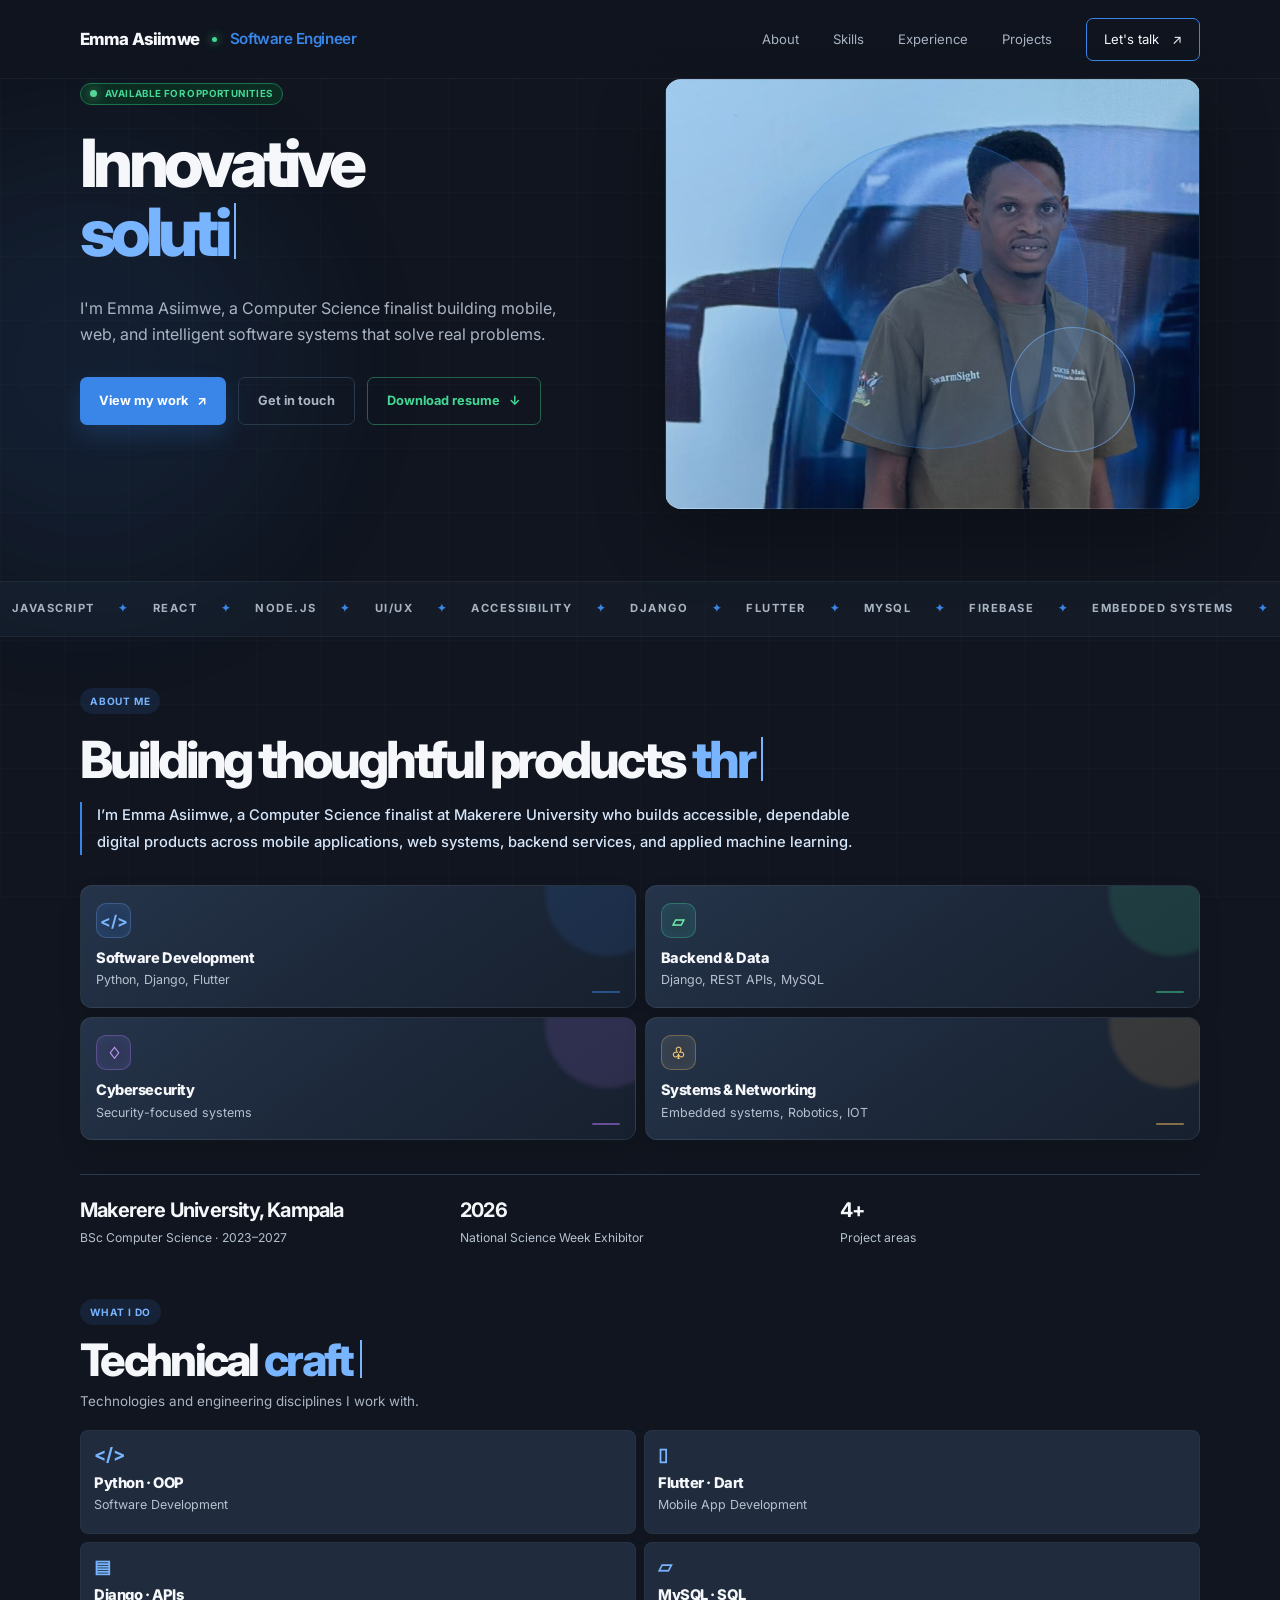
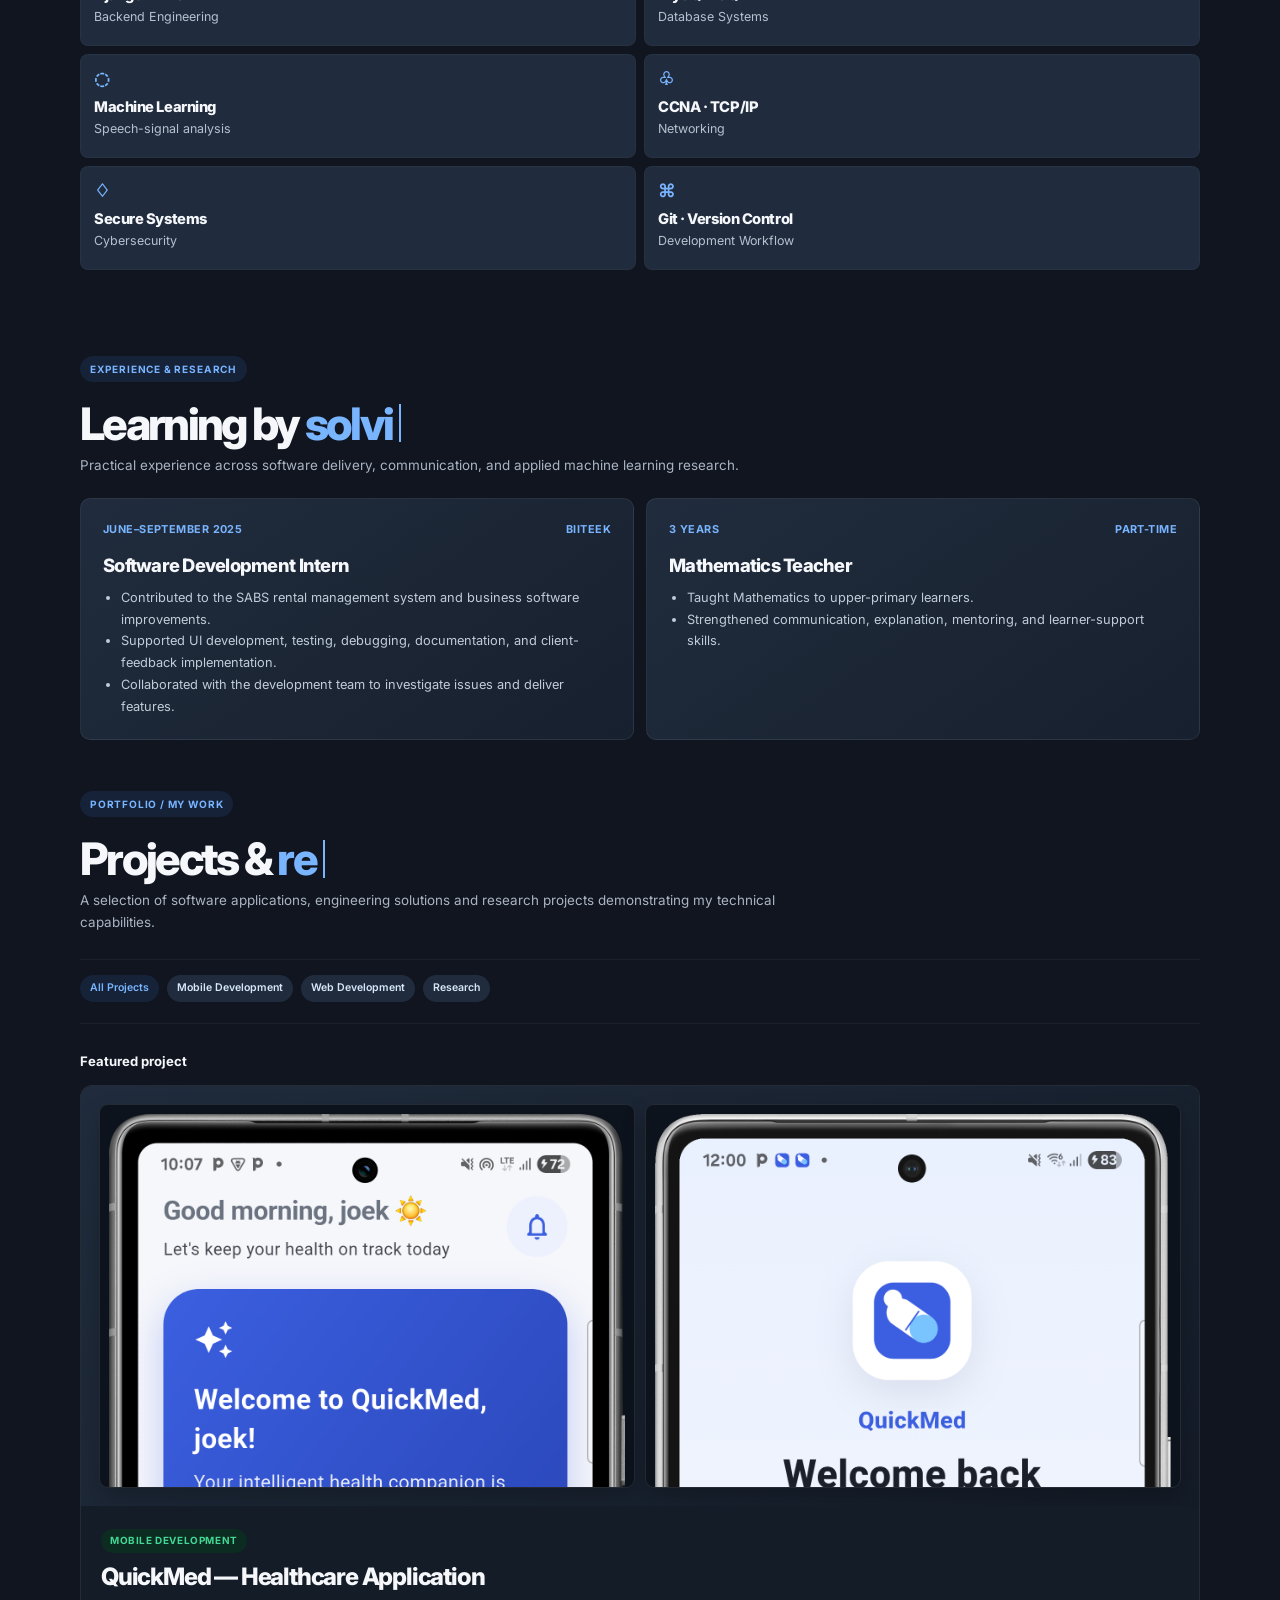
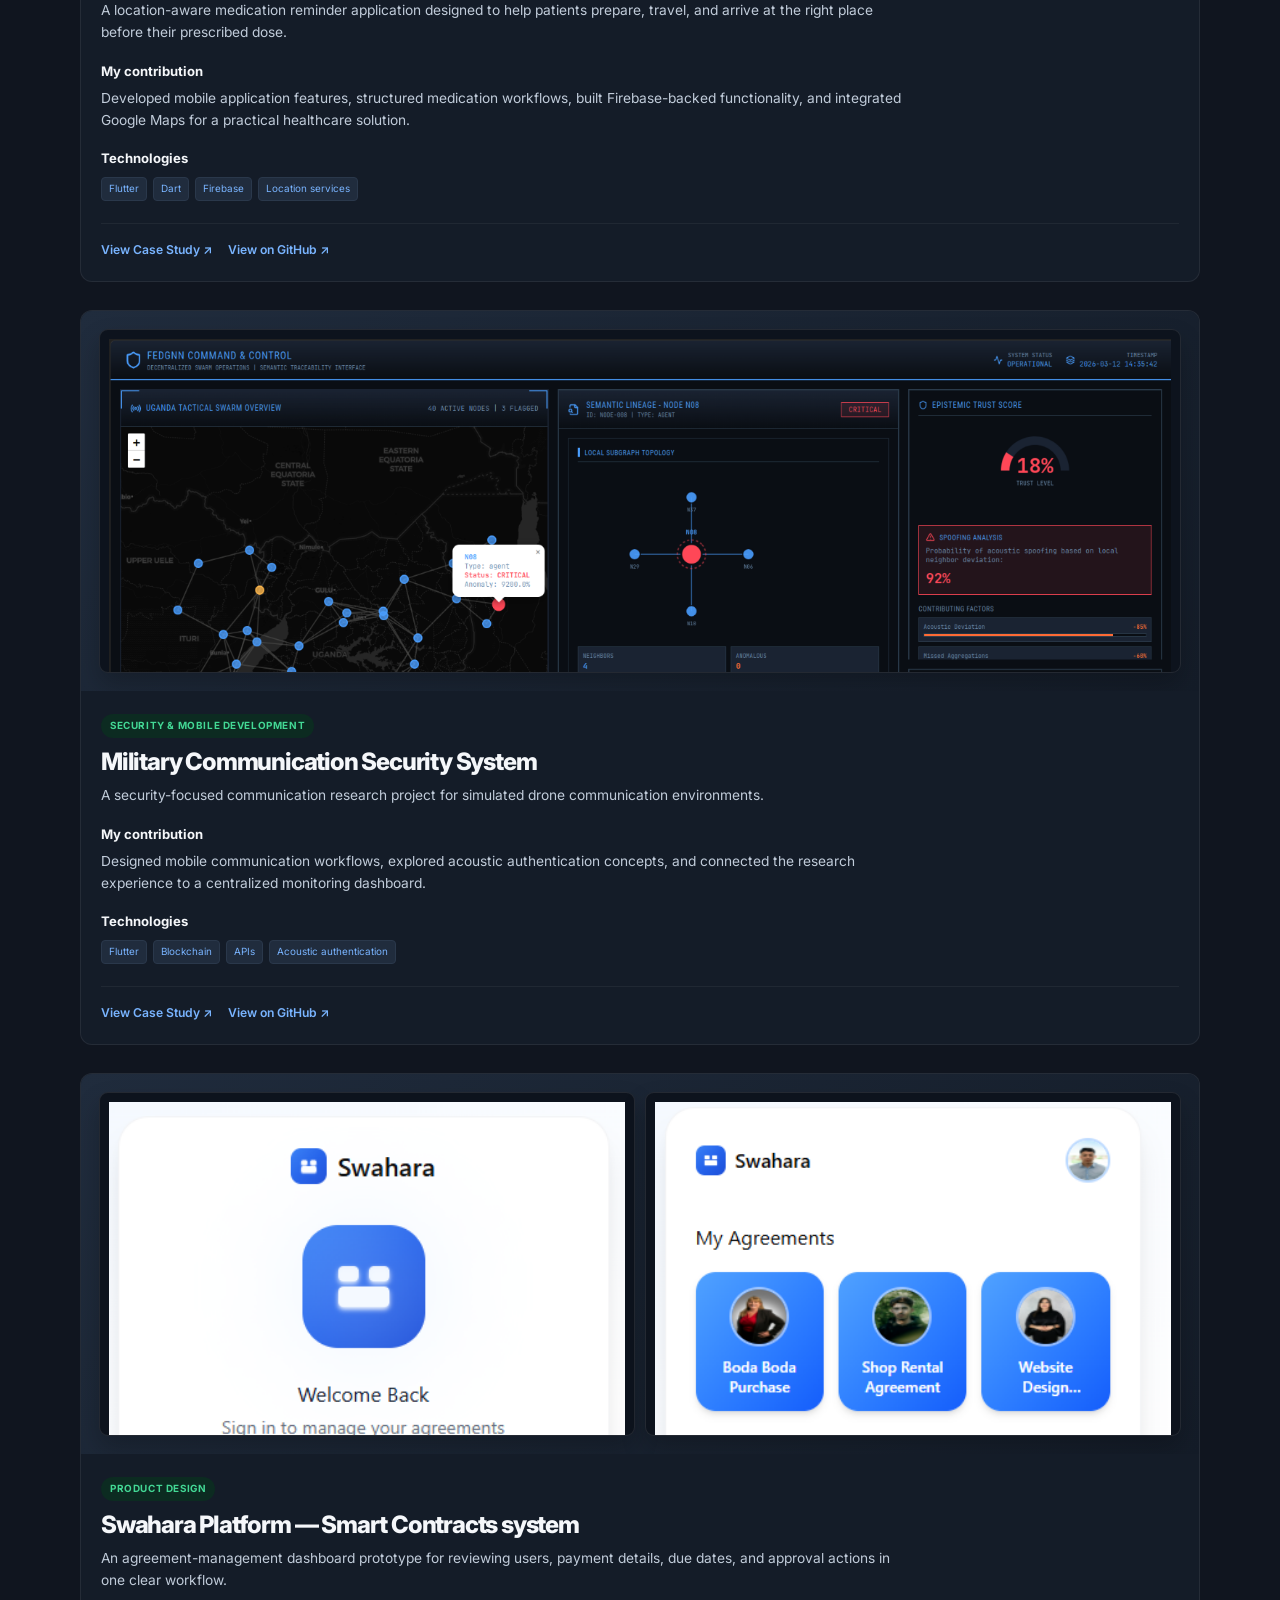
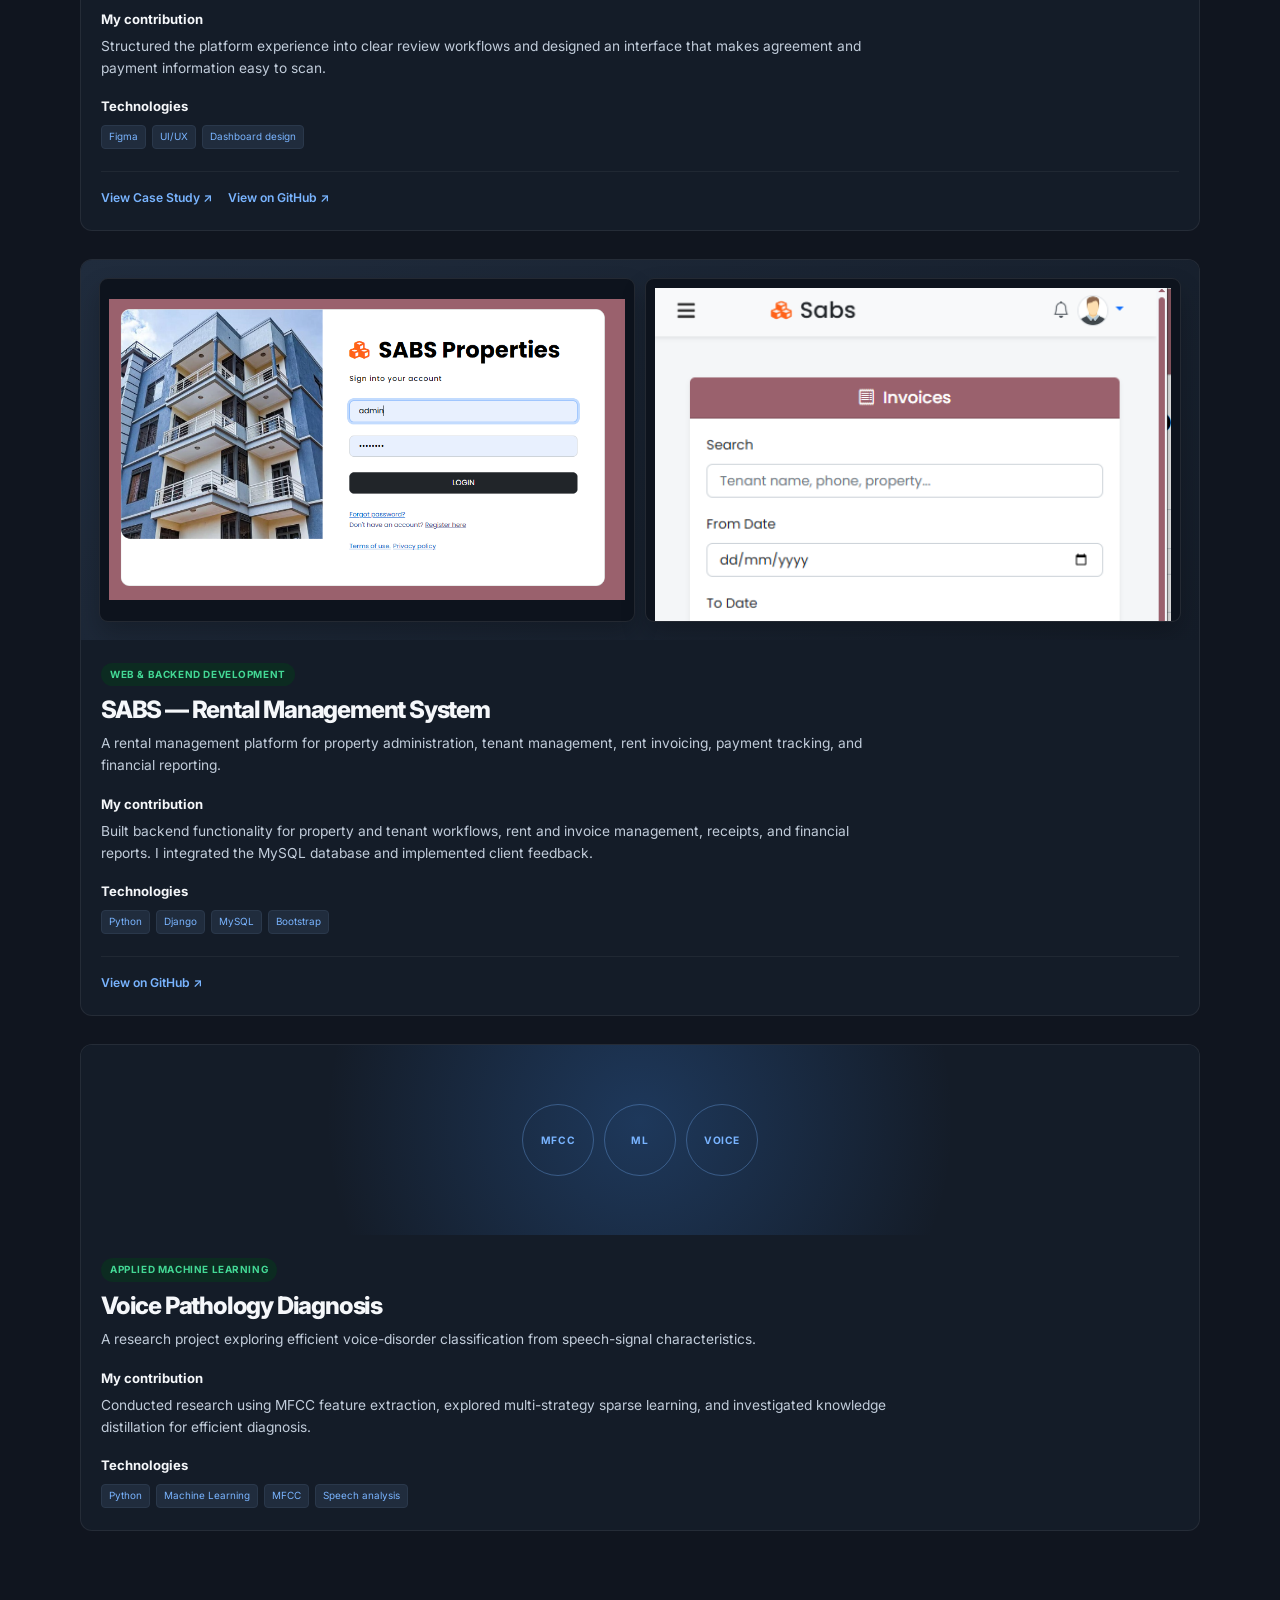
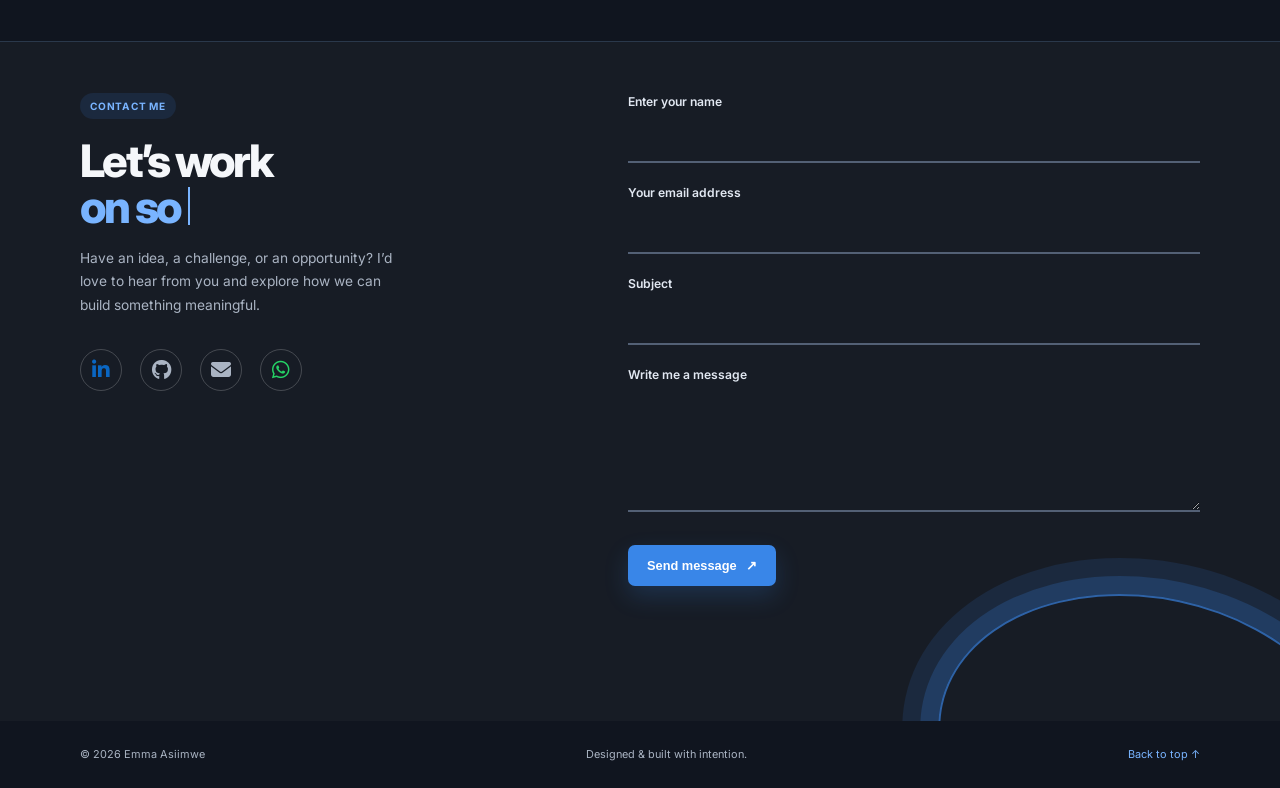
<file: index.html>
<!DOCTYPE html>
<html lang="en">
<head>
  <meta charset="UTF-8">
  <meta name="viewport" content="width=device-width, initial-scale=1.0">
  <meta name="description" content="Emma Asiimwe is a Computer Science finalist building mobile, web, backend, and intelligent software systems.">
  <meta property="og:title" content="Emma Asiimwe | Software Engineer">
  <meta property="og:description" content="Computer Science finalist building mobile, web, backend, and intelligent software systems.">
  <meta property="og:type" content="website">
  <meta property="og:image" content="assets/images/profile.png">
  <meta name="theme-color" content="#10151f">
  <link rel="icon" type="image/png" href="assets/images/swarmsight-logo-dark.png">
  <meta name="twitter:card" content="summary_large_image">
  <meta name="twitter:title" content="Emma Asiimwe | Software Engineer">
  <meta name="twitter:description" content="Computer Science finalist building mobile, web, backend, and intelligent software systems.">
  <meta name="twitter:image" content="assets/images/profile.png">
  <title>Emma Asiimwe | Software Engineer</title>
  <link rel="preconnect" href="https://fonts.googleapis.com">
  <link rel="preconnect" href="https://fonts.gstatic.com" crossorigin>
  <link href="https://fonts.googleapis.com/css2?family=Inter:wght@400;500;600;700;800&display=swap" rel="stylesheet">
  <link rel="stylesheet" href="https://cdnjs.cloudflare.com/ajax/libs/font-awesome/6.7.2/css/all.min.css">
  <link rel="stylesheet" href="assets/css/style.css">
</head>
<body>
  <header class="site-header">
    <nav class="nav container" aria-label="Main navigation">
      <a class="brand" href="#top" aria-label="Emma Asiimwe, Software Engineer home"><span class="brand-name">Emma Asiimwe</span><span class="brand-dot" aria-hidden="true"></span><span class="brand-role">Software Engineer</span></a>
      <button class="menu-toggle" type="button" aria-expanded="false" aria-controls="primary-menu">
        <span></span><span></span><span></span>
        <span class="sr-only">Toggle navigation</span>
      </button>
      <div class="nav-links" id="primary-menu">
        <a href="#about">About</a>
        <a href="#skills">Skills</a>
        <a href="#experience">Experience</a>
        <a href="#projects">Projects</a>
        <a href="#contact" class="nav-cta">Let's talk <span aria-hidden="true">↗</span></a>
      </div>
    </nav>
  </header>

  <main id="top">
    <section class="hero container">
      <div class="hero-copy">
        <p class="eyebrow"><span class="status-dot"></span> Available for opportunities</p>
        <h1>Innovative<br><em class="typing-text" data-phrases='["solutions that matter.","products people trust.","ideas into impact."]'>solutions that matter.</em></h1>
        <p class="hero-text">I'm Emma Asiimwe, a Computer Science finalist building mobile, web, and intelligent software systems that solve real problems.</p>
        <div class="hero-actions">
          <a class="button button-primary" href="#projects">View my work <span aria-hidden="true">↗</span></a>
          <a class="button button-ghost" href="#contact">Get in touch</a>
          <a class="button button-resume" href="assets/documents/Emma-Asiimwe-Resume.pdf" download>Download resume <span aria-hidden="true">↓</span></a>
        </div>
      </div>
      <div class="hero-art" aria-hidden="true">
        <div class="orb orb-one"></div>
        <div class="orb orb-two"></div>
      </div>
    </section>

    <section class="marquee" aria-label="Technologies">
      <div class="marquee-track">
        <span>JavaScript</span><b>✦</b><span>React</span><b>✦</b><span>Node.js</span><b>✦</b><span>UI/UX</span><b>✦</b><span>Accessibility</span><b>✦</b>
        <span>Django</span><b>✦</b><span>Flutter</span><b>✦</b><span>MySQL</span><b>✦</b><span>Firebase</span><b>✦</b><span>Embedded Systems</span><b>✦</b>
      </div>
    </section>

    <section class="section container about-section" id="about">
      <div class="about-panel">
        <p class="about-kicker">About me</p>
        <h2>Building thoughtful products <em class="typing-text" data-phrases='["through technology.","with purpose.","for real people."]'>through technology.</em></h2>
        <p class="about-lead">I’m Emma Asiimwe, a Computer Science finalist at Makerere University who builds accessible, dependable digital products across mobile applications, web systems, backend services, and applied machine learning.</p>
        <div class="about-skills">
          <article class="about-skill"><span class="about-icon" aria-hidden="true">&lt;/&gt;</span><h3>Software Development</h3><p>Python, Django, Flutter</p></article>
          <article class="about-skill"><span class="about-icon" aria-hidden="true">▱</span><h3>Backend &amp; Data</h3><p>Django, REST APIs, MySQL</p></article>
          <article class="about-skill"><span class="about-icon" aria-hidden="true">♢</span><h3>Cybersecurity</h3><p>Security-focused systems</p></article>
          <article class="about-skill"><span class="about-icon" aria-hidden="true">♧</span><h3>Systems &amp; Networking</h3><p>Embedded systems, Robotics, IOT</p></article>
        </div>
        <div class="about-stats">
          <div><strong>Makerere University, Kampala</strong><span>BSc Computer Science · 2023–2027</span></div>
          <div><strong>2026</strong><span>National Science Week Exhibitor</span></div>
          <div><strong class="project-count" data-count="5" data-suffix="+">5+</strong><span>Project areas</span></div>
        </div>
      </div>
    </section>

    <section class="section container expertise-section" id="skills">
      <div class="expertise-heading">
        <p class="about-kicker">What I do</p>
        <h2>Technical <em class="typing-text" data-phrases='["Expertise","craftsmanship","problem-solving"]'>Expertise</em></h2>
        <p>Technologies and engineering disciplines I work with.</p>
      </div>
      <div class="expertise-grid">
        <article class="expertise-card"><span class="expertise-icon" aria-hidden="true">&lt;/&gt;</span><h3>Python · OOP</h3><p>Software Development</p></article>
        <article class="expertise-card"><span class="expertise-icon" aria-hidden="true">▯</span><h3>Flutter · Dart</h3><p>Mobile App Development</p></article>
        <article class="expertise-card"><span class="expertise-icon" aria-hidden="true">▤</span><h3>Django · APIs</h3><p>Backend Engineering</p></article>
        <article class="expertise-card"><span class="expertise-icon" aria-hidden="true">▱</span><h3>MySQL · SQL</h3><p>Database Systems</p></article>
        <article class="expertise-card"><span class="expertise-icon" aria-hidden="true">◌</span><h3>Machine Learning</h3><p>Speech-signal analysis</p></article>
        <article class="expertise-card"><span class="expertise-icon" aria-hidden="true">♧</span><h3>CCNA · TCP/IP</h3><p>Networking</p></article>
        <article class="expertise-card"><span class="expertise-icon" aria-hidden="true">♢</span><h3>Secure Systems</h3><p>Cybersecurity</p></article>
        <article class="expertise-card"><span class="expertise-icon" aria-hidden="true">⌘</span><h3>Git · Version Control</h3><p>Development Workflow</p></article>
      </div>
    </section>

    <section class="section container experience-section" id="experience">
      <div class="experience-heading">
        <p class="about-kicker">Experience &amp; research</p>
        <h2>Learning by <em class="typing-text" data-phrases='["building.","solving.","exploring."]'>building.</em></h2>
        <p>Practical experience across software delivery, communication, and applied machine learning research.</p>
      </div>
      <div class="experience-grid">
        <article class="experience-card">
          <div class="experience-meta"><span>June–September 2025</span><span>Biiteek</span></div>
          <h3>Software Development Intern</h3>
          <ul>
            <li>Contributed to the SABS rental management system and business software improvements.</li>
            <li>Supported UI development, testing, debugging, documentation, and client-feedback implementation.</li>
            <li>Collaborated with the development team to investigate issues and deliver features.</li>
          </ul>
        </article>
        <article class="experience-card">
          <div class="experience-meta"><span>3 years</span><span>Part-time</span></div>
          <h3>Mathematics Teacher</h3>
          <ul>
            <li>Taught Mathematics to upper-primary learners.</li>
            <li>Strengthened communication, explanation, mentoring, and learner-support skills.</li>
          </ul>
        </article>
      </div>
    </section>

    <section class="section projects-section" id="projects">
      <div class="container">
        <div class="projects-intro">
          <p class="about-kicker">Portfolio / My work</p>
          <h2>Projects &amp; <em class="typing-text" data-phrases='["Case Studies","real-world work","selected builds"]'>Case Studies</em></h2>
          <p>A selection of software applications, engineering solutions and research projects demonstrating my technical capabilities.</p>
        </div>
        <div class="project-filters" aria-label="Project filters">
          <button class="active" type="button" data-filter="all" aria-pressed="true">All Projects</button><button type="button" data-filter="mobile" aria-pressed="false">Mobile Development</button><button type="button" data-filter="web" aria-pressed="false">Web Development</button><button type="button" data-filter="research" aria-pressed="false">Research</button>
        </div>
        <p class="featured-label">Featured project</p>
        <article class="featured-project" data-category="mobile">
          <a class="featured-images" href="https://joelkabanda.github.io/Quicmed-website/" target="_blank" rel="noopener"><span class="screenshot-frame"><img src="assets/images/projects/quickmed-dashboard.png" alt="QuickMed medication dashboard" loading="lazy" decoding="async"></span><span class="screenshot-frame"><img src="assets/images/projects/quickmed-login.png" alt="QuickMed login screen" loading="lazy" decoding="async"></span></a>
          <div class="featured-content">
            <span class="project-category">Mobile Development</span>
            <h3>QuickMed — Healthcare Application</h3>
            <p>A location-aware medication reminder application designed to help patients prepare, travel, and arrive at the right place before their prescribed dose.</p>
            <h4>My contribution</h4>
            <p>Developed mobile application features, structured medication workflows, built Firebase-backed functionality, and integrated Google Maps for a practical healthcare solution.</p>
            <h4>Technologies</h4>
            <div class="project-tech"><span>Flutter</span><span>Dart</span><span>Firebase</span><span>Location services</span></div>
            <div class="project-links"><a href="https://joelkabanda.github.io/Quicmed-website/" target="_blank" rel="noopener">View Case Study ↗</a><a href="https://github.com/joelkabanda/QuickMed" target="_blank" rel="noopener">View on GitHub ↗</a></div>
          </div>
        </article>
        <div class="secondary-projects">
          <article class="featured-project project-case-study" data-category="research mobile">
            <a class="featured-images single-image" href="https://militarydashboaord.vercel.app/" target="_blank" rel="noopener"><span class="screenshot-frame"><img src="assets/images/projects/military-dashboard.png" alt="Military Communication Security System dashboard" loading="lazy" decoding="async"></span></a>
            <div class="featured-content">
              <span class="project-category">Security &amp; Mobile Development</span>
              <h3>Military Communication Security System</h3>
              <p>A security-focused communication research project for simulated drone communication environments.</p>
              <h4>My contribution</h4>
              <p>Designed mobile communication workflows, explored acoustic authentication concepts, and connected the research experience to a centralized monitoring dashboard.</p>
              <h4>Technologies</h4>
              <div class="project-tech"><span>Flutter</span><span>Blockchain</span><span>APIs</span><span>Acoustic authentication</span></div>
              <div class="project-links"><a href="https://militarydashboaord.vercel.app/" target="_blank" rel="noopener">View Case Study ↗</a><a href="https://github.com/Ssalijoshua/Militarycommandcontroldashboard" target="_blank" rel="noopener">View on GitHub ↗</a></div>
            </div>
          </article>
          <article class="featured-project project-case-study" data-category="web">
            <a class="featured-images" href="https://relay-manual-46163299.figma.site" target="_blank" rel="noopener"><span class="screenshot-frame"><img src="assets/images/projects/swahara-login.png" alt="Swahara login screen" loading="lazy" decoding="async"></span><span class="screenshot-frame"><img src="assets/images/projects/swahara-dashboard.png" alt="Swahara agreements dashboard" loading="lazy" decoding="async"></span></a>
            <div class="featured-content">
              <span class="project-category">Product Design</span>
              <h3>Swahara Platform — Smart Contracts system</h3>
              <p>An agreement-management dashboard prototype for reviewing users, payment details, due dates, and approval actions in one clear workflow.</p>
              <h4>My contribution</h4>
              <p>Structured the platform experience into clear review workflows and designed an interface that makes agreement and payment information easy to scan.</p>
              <h4>Technologies</h4>
              <div class="project-tech"><span>Figma</span><span>UI/UX</span><span>Dashboard design</span></div>
              <div class="project-links"><a href="https://relay-manual-46163299.figma.site" target="_blank" rel="noopener">View Case Study ↗</a><a href="https://github.com/androbuz/Swahara-v2" target="_blank" rel="noopener">View on GitHub ↗</a></div>
            </div>
          </article>
          <article class="featured-project project-case-study" data-category="web">
            <div class="featured-images">
              <span class="screenshot-frame"><img src="assets/images/projects/sabs-login.png" alt="SABS Properties login screen" loading="lazy" decoding="async"></span>
              <span class="screenshot-frame"><img src="assets/images/projects/sabs-invoices.png" alt="SABS rental invoices dashboard" loading="lazy" decoding="async"></span>
            </div>
            <div class="featured-content">
              <span class="project-category">Web &amp; Backend Development</span>
              <h3>SABS — Rental Management System</h3>
              <p>A rental management platform for property administration, tenant management, rent invoicing, payment tracking, and financial reporting.</p>
              <h4>My contribution</h4>
              <p>Built backend functionality for property and tenant workflows, rent and invoice management, receipts, and financial reports. I integrated the MySQL database and implemented client feedback.</p>
              <h4>Technologies</h4>
              <div class="project-tech"><span>Python</span><span>Django</span><span>MySQL</span><span>Bootstrap</span></div>
              <div class="project-links"><a href="https://github.com/Biiteek-Glode-Ltd/sabs_rent_mgt_system" target="_blank" rel="noopener">View on GitHub ↗</a></div>
            </div>
          </article>
          <article class="featured-project project-case-study text-project" data-category="research">
            <div class="text-project-visual" aria-hidden="true"><span>MFCC</span><span>ML</span><span>VOICE</span></div>
            <div class="featured-content">
              <span class="project-category">Applied Machine Learning</span>
              <h3>Voice Pathology Diagnosis</h3>
              <p>A research project exploring efficient voice-disorder classification from speech-signal characteristics.</p>
              <h4>My contribution</h4>
              <p>Conducted research using MFCC feature extraction, explored multi-strategy sparse learning, and investigated knowledge distillation for efficient diagnosis.</p>
              <h4>Technologies</h4>
              <div class="project-tech"><span>Python</span><span>Machine Learning</span><span>MFCC</span><span>Speech analysis</span></div>
            </div>
          </article>
        </div>
      </div>
    </section>

    <section class="contact-section" id="contact">
      <div class="container contact-layout">
        <div class="contact-copy">
          <p class="about-kicker">Contact Me</p>
          <h2>Let’s work<br><em class="typing-text" data-phrases='["together.","on something bold.","to make it real."]'>together.</em></h2>
          <p class="contact-intro">Have an idea, a challenge, or an opportunity? I’d love to hear from you and explore how we can build something meaningful.</p>
          <div class="social-links">
            <a class="social-linkedin" href="https://www.linkedin.com/in/emma-emmy-asiimwe-501a09369/" target="_blank" rel="noopener" aria-label="LinkedIn"><i class="fa-brands fa-linkedin-in" aria-hidden="true"></i></a>
            <a href="https://github.com/Em-Asiimwe" target="_blank" rel="noopener" aria-label="GitHub"><i class="fa-brands fa-github" aria-hidden="true"></i></a>
            <a href="mailto:emmyimmanuelasiimwe@gmail.com" aria-label="Email"><i class="fa-solid fa-envelope" aria-hidden="true"></i></a>
            <a class="social-whatsapp" href="https://wa.me/256740372862" target="_blank" rel="noopener" aria-label="WhatsApp"><i class="fa-brands fa-whatsapp" aria-hidden="true"></i></a>
          </div>
        </div>
        <form class="contact-form" id="contact-form" action="https://api.web3forms.com/submit" method="POST">
          <input type="hidden" name="access_key" value="f946a4c8-6598-424f-9496-aa3e53173285">
          <input type="hidden" name="subject" value="New portfolio contact message">
          <input type="hidden" name="from_name" value="Emma Asiimwe Portfolio">
          <input type="checkbox" name="botcheck" class="hidden-field" tabindex="-1" autocomplete="off">
          <label><span>Enter your name</span><input type="text" name="name" autocomplete="name" required></label>
          <label><span>Your email address</span><input type="email" name="email" autocomplete="email" required></label>
          <label><span>Subject</span><input type="text" name="message_subject" required></label>
          <label><span>Write me a message</span><textarea name="message" rows="4" required></textarea></label>
          <button class="button button-primary" type="submit">Send message <span aria-hidden="true">↗</span></button>
          <p class="form-status" role="status" aria-live="polite"></p>
        </form>
      </div>
    </section>
  </main>

  <div class="form-toast" role="status" aria-live="polite" aria-hidden="true"></div>
  <footer class="footer container"><span>© <span id="year"></span> Emma Asiimwe</span><span>Designed & built with intention.</span><a href="#top">Back to top ↑</a></footer>
  <script src="assets/js/script.js"></script>
</body>
</html>
</file>
<file: assets/css/style.css>
:root {
  --background: #10151f;
  --surface: #192231;
  --surface-light: #202c3d;
  --accent: #3986e8;
  --accent-light: #79b4ff;
  --text: #f5f7fa;
  --muted: #aab4c3;
  --line: #2a384b;
  --display: "Inter", sans-serif;
}

.typing-text { position: relative; display: inline-block; }
.typing-text::after { display: inline-block; width: 2px; height: .85em; margin-left: 7px; background: currentColor; content: ""; vertical-align: -.05em; animation: typing-cursor .8s steps(1) infinite; }
@keyframes typing-cursor { 50% { opacity: 0; } }

* { box-sizing: border-box; }
html { scroll-behavior: smooth; }
body {
  margin: 0;
  color: var(--text);
  background: var(--background);
  font-family: var(--display);
  line-height: 1.6;
}
body::after { position: fixed; z-index: 0; top: var(--pointer-y, -200px); left: var(--pointer-x, -200px); width: 280px; height: 280px; border-radius: 50%; background: radial-gradient(circle, #3986e81f 0%, transparent 68%); content: ""; opacity: 0; pointer-events: none; transform: translate(-50%, -50%); transition: opacity .3s ease; }
body.has-pointer-glow::after { opacity: 1; }
body::before {
  position: fixed;
  z-index: -1;
  inset: 0;
  background-image: linear-gradient(#ffffff04 1px, transparent 1px), linear-gradient(90deg, #ffffff04 1px, transparent 1px);
  background-size: 64px 64px;
  content: "";
  pointer-events: none;
}
a { color: inherit; text-decoration: none; }
.container { width: min(1120px, calc(100% - 48px)); margin: 0 auto; }
.site-header { position: sticky; z-index: 10; top: 0; border-bottom: 1px solid #ffffff0d; background: #10151fcc; backdrop-filter: blur(18px); }
.nav { height: 78px; display: flex; align-items: center; justify-content: space-between; }
.brand { display: flex; align-items: center; gap: 13px; color: var(--text); font-size: 1.05rem; font-weight: 800; letter-spacing: -.05em; line-height: 1.1; white-space: nowrap; }
.brand-name { color: var(--text); }
.brand-dot { width: 5px; height: 5px; border-radius: 50%; background: #43d895; box-shadow: 0 0 10px #43d895; }
.brand-role { color: var(--accent); font-size: .95rem; font-weight: 600; letter-spacing: -.03em; }
em { color: var(--accent-light); font-style: normal; }
.nav-links { display: flex; align-items: center; gap: 34px; color: var(--muted); font-size: .82rem; }
.nav-links a { transition: color .2s ease; }
.nav-links a:hover { color: var(--text); }
.nav-cta { padding: 10px 17px; border: 1px solid var(--accent); border-radius: 7px; color: var(--text); }
.nav-cta span, .button span, .contact-email span { margin-left: 9px; }
.menu-toggle { display: none; border: 0; background: none; padding: 8px; }
.menu-toggle span:not(.sr-only) { display: block; width: 23px; height: 2px; margin: 5px 0; background: var(--text); }
.sr-only { position: absolute; width: 1px; height: 1px; padding: 0; margin: -1px; overflow: hidden; clip: rect(0,0,0,0); white-space: nowrap; border: 0; }
.hero { position: relative; min-height: 0; display: grid; grid-template-columns: 1fr 1fr; align-items: start; gap: 50px; padding-bottom: 72px; }
.hero::before { position: absolute; top: 16%; left: -18%; width: 420px; height: 420px; border-radius: 50%; background: var(--accent); opacity: .09; filter: blur(80px); content: ""; pointer-events: none; }
.eyebrow { margin: 0 0 21px; color: var(--accent-light); font-size: .68rem; font-weight: 700; letter-spacing: .14em; text-transform: uppercase; }
.hero-copy .eyebrow { display: inline-flex; align-items: center; margin-bottom: 24px; padding: 5px 9px; border: 1px solid #19734e; border-radius: 999px; background: #0c2b21; color: #43d895; font-size: .61rem; letter-spacing: .04em; line-height: 1; white-space: nowrap; }
.status-dot { display: inline-block; width: 7px; height: 7px; margin: 0 8px 1px 0; border-radius: 50%; background: #57d69a; box-shadow: 0 0 12px #57d69a; }
h1, h2, h3 { margin: 0; font-weight: 800; letter-spacing: -.07em; line-height: 1.04; }
h1 { max-width: 700px; font-size: clamp(2.8rem, 5.2vw, 5rem); }
.hero-text { max-width: 480px; margin: 29px 0; color: var(--muted); font-size: 1rem; }
.hero-actions { display: flex; flex-wrap: wrap; gap: 12px; }
.button { display: inline-flex; align-items: center; padding: 13px 19px; border-radius: 7px; font-size: .8rem; font-weight: 700; transition: .2s ease; }
.button-primary { background: var(--accent); color: white; box-shadow: 0 10px 25px #3986e833; }
.button-primary:hover { background: #4b96f3; transform: translateY(-2px); }
.button-ghost { border: 1px solid var(--line); color: var(--muted); }
.button-ghost:hover { border-color: var(--accent); color: var(--text); }
.button-resume { border: 1px solid #43d89566; color: #43d895; }
.button-resume:hover { border-color: #43d895; background: #43d89514; }
.hero-art { position: relative; min-height: 430px; display: grid; place-items: center; overflow: hidden; border: 1px solid #ffffff1a; border-radius: 16px; background: linear-gradient(160deg, #10151f08, #10151f35), url("../images/profile.png") center 27% / cover no-repeat; box-shadow: 0 24px 70px #0000004d; }
.orb { position: absolute; border-radius: 50%; }
.orb-one { width: 310px; height: 310px; border: 1px solid #3986e866; background: #3986e81c; box-shadow: inset 0 0 70px #3986e833, 0 0 70px #3986e81f; }
.orb-two { width: 125px; height: 125px; right: 12%; bottom: 13%; border: 1px solid #79b4ff88; background: #79b4ff1c; }
.code-card { z-index: 1; width: min(365px, 85%); padding: 22px 24px 29px; border: 1px solid #ffffff18; border-radius: 12px; background: #192231e8; box-shadow: 0 25px 70px #00000052, 18px 18px 0 #3986e81a; transform: rotate(-4deg); font: .82rem/1.9 monospace; }
.window-bar { display: flex; gap: 6px; margin-bottom: 25px; }
.window-bar span { width: 7px; height: 7px; border-radius: 50%; background: #f47e87; }.window-bar span:nth-child(2) { background: #eabe62; }.window-bar span:nth-child(3) { background: #57d69a; }
.code-card b { color: var(--accent-light); font-weight: 400; }.code-card i { color: #7ee0b0; font-style: normal; }
.floating-label { position: absolute; z-index: 2; padding: 8px 12px; border: 1px solid #ffffff15; border-radius: 6px; background: var(--surface); color: var(--muted); font-size: .62rem; font-weight: 700; letter-spacing: .1em; text-transform: uppercase; box-shadow: 0 8px 20px #0003; }.label-top { top: 40px; right: 9%; }.label-bottom { bottom: 56px; left: 7%; color: var(--accent-light); }
.marquee { overflow: hidden; border-top: 1px solid #ffffff0d; border-bottom: 1px solid #ffffff0d; background: #19223180; padding: 18px 0; white-space: nowrap; }.marquee-track { display: flex; justify-content: space-around; min-width: 1100px; color: var(--muted); font-size: .7rem; font-weight: 700; letter-spacing: .13em; text-transform: uppercase; }.marquee b { color: var(--accent); }
.section { padding-top: 130px; }.split-section { display: grid; grid-template-columns: 1fr 1fr; gap: 100px; padding-bottom: 35px; }.section-intro h2, .section-heading h2 { font-size: clamp(2.5rem, 5vw, 4.5rem); }.section-body { max-width: 500px; padding-top: 35px; color: var(--muted); }.section-body p { margin: 0 0 18px; }.text-link { display: inline-block; margin-top: 15px; border-bottom: 1px solid var(--accent); color: var(--text); font-size: .8rem; font-weight: 700; padding-bottom: 4px; }.text-link span { margin-left: 10px; color: var(--accent-light); }
.about-section { padding-top: 50px; }
.about-panel { padding: 0; border: 0; border-radius: 0; background: transparent; box-shadow: none; }
.about-kicker { display: inline-block; margin: 0 0 19px; padding: 5px 10px; border-radius: 999px; background: #3986e81f; color: var(--accent-light); font-size: .63rem; font-weight: 700; letter-spacing: .08em; text-transform: uppercase; }
.about-panel h2 { max-width: 730px; font-size: clamp(2rem, 4vw, 3.2rem); letter-spacing: -.06em; }
.about-lead { max-width: 780px; margin: 16px 0 30px; padding-left: 15px; border-left: 2px solid var(--accent); color: #d7e7fb; font-size: .92rem; font-weight: 500; line-height: 1.8; }
.about-skills { display: grid; grid-template-columns: repeat(2, 1fr); gap: 9px; margin-bottom: 34px; }
.about-skill { position: relative; min-height: 104px; padding: 17px 15px; overflow: hidden; border: 1px solid #ffffff12; border-radius: 12px; background: linear-gradient(145deg, #25344a 0%, #1b2637 62%, #17202e 100%); box-shadow: 0 12px 25px #0000001c; transition: border-color .25s ease, box-shadow .25s ease, transform .25s ease; }
.about-skill::before { position: absolute; top: -55px; right: -35px; width: 125px; height: 125px; border-radius: 50%; background: #3986e81f; content: ""; filter: blur(2px); transition: transform .3s ease, opacity .3s ease; }
.about-skill::after { position: absolute; right: 15px; bottom: 14px; width: 28px; height: 2px; border-radius: 2px; background: var(--accent); content: ""; opacity: .5; transition: width .25s ease, opacity .25s ease; }
.about-skill:hover { border-color: #79b4ff66; box-shadow: 0 18px 35px #00000038, 0 0 24px #3986e81f; transform: translateY(-5px); }
.about-skill:hover::before { opacity: .9; transform: scale(1.35); }
.about-skill:hover::after { width: 48px; opacity: 1; }
.about-icon { position: relative; z-index: 1; display: grid; width: 35px; height: 35px; margin-bottom: 13px; place-items: center; border: 1px solid #79b4ff45; border-radius: 10px; background: #3986e81f; color: var(--accent-light); font-size: 1rem; font-weight: 700; line-height: 1; box-shadow: inset 0 0 14px #3986e81a; }
.about-skill h3 { margin: 0 0 4px; font-size: .91rem; letter-spacing: -.03em; }
.about-skill h3, .about-skill p { position: relative; z-index: 1; }
.about-skill p { margin: 0; color: #b6c1d0; font-size: .78rem; }
.about-skill:nth-child(2)::before { background: #43d89522; }.about-skill:nth-child(2) .about-icon { border-color: #43d89555; background: #43d89518; color: #72e8ac; }.about-skill:nth-child(2)::after { background: #43d895; }
.about-skill:nth-child(3)::before { background: #b77cff22; }.about-skill:nth-child(3) .about-icon { border-color: #b77cff55; background: #b77cff18; color: #c99cff; }.about-skill:nth-child(3)::after { background: #b77cff; }
.about-skill:nth-child(4)::before { background: #f2bd6622; }.about-skill:nth-child(4) .about-icon { border-color: #f2bd6655; background: #f2bd6618; color: #f2c979; }.about-skill:nth-child(4)::after { background: #f2bd66; }
.about-stats { display: grid; grid-template-columns: repeat(3, 1fr); gap: 20px; margin-top: 20px; padding-top: 19px; border-top: 1px solid var(--line); }
.about-stats div { display: flex; flex-direction: column; gap: 2px; }
.about-stats strong { font-size: 1.25rem; letter-spacing: -.04em; }
.about-stats span { color: #b6c1d0; font-size: .76rem; }
.section-heading { display: flex; align-items: end; justify-content: space-between; gap: 25px; margin-bottom: 55px; }.heading-note { max-width: 230px; margin: 0 0 5px; color: var(--muted); font-size: .82rem; }
.expertise-section { padding-top: 50px; }
.expertise-heading { margin-bottom: 18px; }
.expertise-heading .about-kicker { margin-bottom: 12px; }
.expertise-heading h2 { font-size: clamp(2rem, 4vw, 2.8rem); letter-spacing: -.06em; }
.expertise-heading > p:last-child { margin: 7px 0 0; color: var(--muted); font-size: .84rem; }
.expertise-grid { display: grid; grid-template-columns: repeat(2, minmax(0, 1fr)); gap: 8px; }
.expertise-card { min-height: 104px; padding: 14px 13px; border: 1px solid #ffffff08; border-radius: 8px; background: #202c3d; transition: .2s ease; }
.expertise-card:hover { border-color: #3986e866; background: #24344a; transform: translateY(-2px); }
.expertise-icon { display: block; margin-bottom: 12px; color: var(--accent-light); font-size: 1.15rem; font-weight: 700; line-height: 1; }
.expertise-card h3 { margin: 0 0 4px; font-size: .92rem; letter-spacing: -.03em; }
.expertise-card p { margin: 0; color: #b6c1d0; font-size: .78rem; }
.experience-section { padding-top: 85px; }
.experience-heading { max-width: 720px; margin-bottom: 22px; }
.experience-heading h2 { font-size: clamp(2rem, 4vw, 2.8rem); letter-spacing: -.06em; }
.experience-heading > p:last-child { margin: 7px 0 0; color: var(--muted); font-size: .84rem; }
.experience-grid { display: grid; grid-template-columns: repeat(2, 1fr); gap: 12px; }
.experience-card { padding: 22px; border: 1px solid #ffffff12; border-radius: 10px; background: linear-gradient(145deg, #202c3d, #17202e); }
.experience-meta { display: flex; justify-content: space-between; gap: 15px; color: var(--accent-light); font-size: .68rem; font-weight: 700; letter-spacing: .04em; text-transform: uppercase; }
.experience-card h3 { margin: 17px 0 12px; font-size: 1.15rem; letter-spacing: -.04em; }
.experience-card ul { margin: 0; padding-left: 18px; color: #c1ccda; font-size: .8rem; line-height: 1.7; }
.skills-grid { display: grid; grid-template-columns: repeat(3, 1fr); gap: 16px; }.skill-card { min-height: 310px; padding: 27px; border: 1px solid var(--line); border-radius: 10px; background: linear-gradient(145deg, #192231 0%, #141c28 100%); transition: .25s ease; }.skill-card:hover { border-color: var(--accent); box-shadow: 0 16px 35px #0003; transform: translateY(-5px); }.skill-number { color: var(--accent-light); font-size: .7rem; font-weight: 700; }.skill-card h3 { margin: 50px 0 15px; font-size: 1.3rem; letter-spacing: -.04em; }.skill-card p { margin: 0 0 25px; color: var(--muted); font-size: .82rem; }.skill-tags { display: flex; flex-wrap: wrap; gap: 7px; }.skill-tags span { padding: 4px 9px; border: 1px solid var(--line); border-radius: 4px; color: var(--muted); font-size: .64rem; }
.projects-section { margin-top: 130px; padding-bottom: 130px; background: #19223180; border-top: 1px solid #ffffff0d; scroll-margin-top: 86px; }.projects-section .container { padding-top: 130px; }.projects-grid { display: grid; grid-template-columns: 1.35fr 1fr 1fr; gap: 17px; }.project-card { min-width: 0; }.project-visual { position: relative; height: 310px; padding: 20px; overflow: hidden; border: 1px solid #ffffff14; border-radius: 10px; }.project-visual > span { position: relative; z-index: 1; color: var(--accent-light); font-size: .68rem; font-weight: 700; }.visual-lilac { background: radial-gradient(circle at 75% 30%, #3986e855, transparent 40%), #202c3d; }.visual-green { background: radial-gradient(circle at 25% 80%, #3986e83d, transparent 45%), #1a2a3c; }.visual-orange { background: radial-gradient(circle at 75% 25%, #79b4ff42, transparent 40%), #202c3d; }.visual-window { position: absolute; width: 72%; height: 58%; padding: 25px; top: 24%; left: 16%; border: 1px solid #ffffff22; background: #f5f7fa; box-shadow: 15px 15px #3986e833; transform: rotate(4deg); }.mini-line { width: 45%; height: 5px; margin: 10px 0; background: #aab4c3; }.mini-line.wide { width: 75%; background: #192231; }.mini-blocks { display: flex; gap: 7px; margin-top: 28px; }.mini-blocks i { display: block; width: 30px; height: 30px; background: #3986e866; }.visual-circle { position: absolute; width: 230px; height: 230px; right: -25px; bottom: -65px; border: 34px solid #3986e833; border-radius: 50%; }.visual-pill { position: absolute; left: 25px; bottom: 50px; padding: 11px 18px; border: 1px solid #ffffff22; border-radius: 6px; background: var(--surface); color: var(--text); font-size: .72rem; font-weight: 700; transform: rotate(-8deg); }.visual-grid { position: absolute; inset: 20px; background: linear-gradient(90deg, transparent 95%, #3986e855 95%), linear-gradient(0deg, transparent 95%, #3986e855 95%); background-size: 42px 42px; opacity: .55; }.visual-star { position: absolute; top: 37%; left: 41%; color: var(--accent-light); font-size: 5rem; }.project-info { display: flex; justify-content: space-between; gap: 10px; padding: 18px 4px; }.project-info h3 { font-size: 1.1rem; letter-spacing: -.04em; }.project-info p { max-width: 210px; margin: 7px 0 0; color: var(--muted); font-size: .77rem; line-height: 1.45; }.project-info a { width: 34px; height: 34px; display: grid; place-items: center; border: 1px solid var(--line); border-radius: 6px; color: var(--accent-light); font-size: 1.15rem; transition: .2s; }.project-info a:hover { border-color: var(--accent); background: var(--accent); color: white; }
.project-image { display: block; padding: 0; background: var(--surface); }.project-image img { width: 100%; height: 100%; display: block; object-fit: cover; object-position: center; opacity: .88; transition: .25s ease; }.project-image::after { position: absolute; inset: 0; background: linear-gradient(180deg, #10151f00 45%, #10151fb8 100%); content: ""; }.project-image:hover img { opacity: 1; transform: scale(1.03); }.project-image > span { position: absolute; top: 20px; left: 20px; z-index: 1; }.project-tech { display: flex; flex-wrap: wrap; gap: 6px; margin-top: 10px; }.project-tech span { padding: 3px 7px; border: 1px solid var(--line); border-radius: 4px; color: var(--accent-light); font-size: .62rem; }
.military-image { background: #0b111a; }.military-image img { object-fit: contain; padding: 10px; opacity: .94; }
.swahara-visual { display: block; padding: 20px; background: linear-gradient(145deg, #25304c, #171d31); }.swahara-screen { position: absolute; inset: 49px 20px 20px; overflow: hidden; border: 1px solid #ffffff2b; border-radius: 7px; background: #f4f7fc; box-shadow: 0 0 30px #7767ff2b; color: #23304a; font-size: .5rem; }.swahara-top { display: flex; justify-content: space-between; padding: 10px; background: #ffffff; color: #657398; }.swahara-top b { color: #5369d9; }.swahara-top i { font-style: normal; font-size: .45rem; }.swahara-body { display: flex; height: calc(100% - 33px); padding: 10px; gap: 9px; }.swahara-sidebar { width: 23%; border-radius: 4px; background: #dfe6f7; }.swahara-content { flex: 1; display: grid; grid-template-columns: repeat(3, 1fr); align-content: start; gap: 7px; }.swahara-content > i { display: block; height: 36px; border-radius: 4px; background: #dce5fa; }.swahara-chart { grid-column: 1 / -1; height: 95px; margin-top: 5px; border-radius: 4px; background: linear-gradient(160deg, #eff3ff, #cdd8fb); }
.swahara-images { display: grid; grid-template-columns: repeat(2, 1fr); gap: 8px; height: 310px; padding: 10px; overflow: hidden; background: linear-gradient(145deg, #dcecff, #f8fbff); }.swahara-frame { display: grid; place-items: center; min-width: 0; overflow: hidden; border: 1px solid #ffffff; border-radius: 8px; background: #f3f6fb; box-shadow: 0 8px 18px #3a6db42b; }.swahara-frame img { width: 100%; height: 100%; display: block; object-fit: contain; padding: 4px; transition: transform .25s ease; }.swahara-images:hover img { transform: translateY(-3px); }
.military-visual { display: block; padding: 20px; background: #101923; }.military-screen { position: absolute; inset: 49px 20px 20px; overflow: hidden; border: 1px solid #2b668b; border-radius: 7px; background: #0c202c; box-shadow: 0 0 30px #1e9ed42b; color: #83d6f5; font: .52rem/1.3 monospace; }.military-screen-top { display: flex; justify-content: space-between; padding: 10px; border-bottom: 1px solid #1e5068; }.military-screen-top i { color: #43d895; font-style: normal; }.military-map { position: absolute; inset: 45px 10px 49px; background-image: linear-gradient(#1b526444 1px, transparent 1px), linear-gradient(90deg, #1b526444 1px, transparent 1px); background-size: 22px 22px; }.military-map span { position: absolute; width: 7px; height: 7px; border: 2px solid #50d5ff; border-radius: 50%; box-shadow: 0 0 10px #50d5ff; }.military-map span:nth-child(1) { top: 22%; left: 18%; }.military-map span:nth-child(2) { top: 48%; left: 68%; }.military-map span:nth-child(3) { top: 72%; left: 37%; }.military-map span:nth-child(4) { top: 34%; left: 48%; border-color: #f2bd66; box-shadow: 0 0 10px #f2bd66; }.military-map i { position: absolute; top: 43%; left: 46%; width: 42px; height: 42px; border: 1px solid #50d5ff66; border-radius: 50%; box-shadow: 0 0 0 14px #50d5ff12, 0 0 0 28px #50d5ff08; }.military-metrics { position: absolute; right: 0; bottom: 0; left: 0; display: flex; justify-content: space-between; padding: 10px; border-top: 1px solid #1e5068; color: #a7e6fb; }.military-visual:hover .military-screen { border-color: #50d5ff; }
.projects-section { margin-top: 50px; padding: 0 0 110px; background: transparent; border: 0; }
.projects-section .container { padding: 0; border: 0; border-radius: 0; background: transparent; }
.projects-intro h2 { font-size: clamp(2rem, 4vw, 2.8rem); letter-spacing: -.06em; }.projects-intro > p:last-child { max-width: 720px; margin: 7px 0 0; color: var(--muted); font-size: .84rem; }
.project-filters { display: flex; flex-wrap: wrap; gap: 8px; margin: 26px 0 27px; padding: 15px 0 21px; border-top: 1px solid #ffffff0d; border-bottom: 1px solid #ffffff0d; }.project-filters button { padding: 5px 10px; border: 0; border-radius: 999px; background: #202c3d; color: #d7e7fb; font: inherit; font-size: .66rem; font-weight: 600; cursor: pointer; transition: .2s ease; }.project-filters button:hover { color: var(--text); transform: translateY(-1px); }.project-filters button.active { background: #3986e81f; color: var(--accent-light); }
.featured-label { margin: 0 0 13px; font-size: .82rem; font-weight: 700; }.featured-project { overflow: hidden; border: 1px solid #ffffff12; border-radius: 12px; background: #141c28; }.featured-images { display: grid; grid-template-columns: repeat(2, 1fr); gap: 10px; height: 420px; padding: 18px; overflow: hidden; background: linear-gradient(135deg, #202c3d, #141c28); }.screenshot-frame { display: grid; place-items: center; min-width: 0; overflow: hidden; border: 1px solid #ffffff18; border-radius: 9px; background: #0d131d; box-shadow: 0 12px 25px #00000038; }.screenshot-frame img { width: 100%; height: 100%; display: block; object-fit: contain; padding: 9px; transition: transform .3s ease; }.featured-images:hover .screenshot-frame img { transform: translateY(-3px); }.featured-content { padding: 20px 20px 22px; }.project-category { display: inline-block; padding: 4px 9px; border-radius: 999px; background: #0c2b21; color: #43d895; font-size: .62rem; font-weight: 700; letter-spacing: .06em; text-transform: uppercase; }.featured-content h3 { margin-top: 12px; font-size: 1.5rem; letter-spacing: -.05em; }.featured-content > p { max-width: 800px; margin: 9px 0 18px; color: #c1ccda; font-size: .86rem; }.featured-content h4 { margin: 17px 0 5px; font-size: .82rem; }.featured-content h4 + p { margin: 0; }.featured-content .project-tech { margin-top: 8px; }.featured-content .project-tech span { background: #202c3d; }.project-links { display: flex; gap: 16px; margin-top: 22px; padding-top: 16px; border-top: 1px solid #ffffff0d; }.project-links a { color: var(--accent-light); font-size: .76rem; font-weight: 600; }.project-links a:hover { color: var(--text); }.secondary-projects { display: grid; gap: 28px; margin-top: 28px; }.project-case-study .featured-images { height: 380px; }.project-case-study .single-image { grid-template-columns: 1fr; }
.text-project-visual { display: flex; min-height: 190px; align-items: center; justify-content: center; gap: 10px; padding: 24px; background: radial-gradient(circle at 50% 40%, #3986e844, transparent 55%), #141c28; }
.text-project-visual span { display: grid; width: 72px; height: 72px; place-items: center; border: 1px solid #79b4ff55; border-radius: 50%; color: var(--accent-light); font-size: .64rem; font-weight: 700; letter-spacing: .06em; }
.contact-section { position: relative; overflow: hidden; padding: 50px 0 105px; background: #171c25; border-top: 1px solid var(--line); }.contact-section::after { position: absolute; right: -80px; bottom: -180px; width: 420px; height: 300px; border: 2px solid #3986e8aa; border-radius: 50%; box-shadow: 0 0 0 18px #3986e833, 0 0 0 36px #3986e81f; content: ""; transform: rotate(12deg); }.contact-layout { position: relative; z-index: 1; display: grid; grid-template-columns: .9fr 1.1fr; align-items: start; gap: 80px; }.contact-copy h2 { margin-top: 0; font-size: clamp(2rem, 4vw, 2.8rem); letter-spacing: -.06em; }.contact-intro { max-width: 325px; margin: 16px 0 0; color: var(--muted); font-size: .86rem; line-height: 1.7; }.contact-form { padding: 0; border: 0; border-radius: 0; background: transparent; box-shadow: none; }.contact-form label { display: block; margin-bottom: 20px; }.contact-form label span { display: block; margin-bottom: 9px; color: #e2e8f2; font-size: .76rem; font-weight: 600; }.contact-form input, .contact-form textarea { width: 100%; border: 0; border-bottom: 2px solid #536075; outline: 0; background: transparent; color: var(--text); font: inherit; padding: 5px 0 10px; resize: vertical; }.contact-form input:focus, .contact-form textarea:focus { border-color: var(--accent-light); }.contact-form button { border: 0; cursor: pointer; margin-top: 5px; }.social-links { display: flex; gap: 18px; margin-top: 32px; color: var(--muted); }.social-links a { width: 42px; height: 42px; display: grid; place-items: center; border: 1px solid #ffffff33; border-radius: 50%; transition: .2s ease; }.social-links a i { font-size: 20px; }.social-links .social-linkedin { color: #0a66c2; }.social-links .social-whatsapp { color: #25d366; }.social-links a:hover { border-color: var(--accent-light); color: var(--accent-light); transform: translateY(-2px); }
.hidden-field { position: absolute; width: 1px; height: 1px; opacity: 0; pointer-events: none; }.form-status { min-height: 1.4em; margin: 13px 0 0; color: var(--muted); font-size: .76rem; }.form-status.success { color: #43d895; }.form-status.error { color: #ff9a9a; }.contact-form button:disabled { cursor: wait; opacity: .65; }
.footer { display: flex; justify-content: space-between; gap: 20px; padding: 25px 0; color: var(--muted); font-size: .68rem; }.footer a { color: var(--accent-light); }
.error-page { min-height: 100vh; display: flex; flex-direction: column; align-items: flex-start; justify-content: center; }
.error-page h1 { margin: 0; font-size: clamp(2.5rem, 7vw, 5rem); letter-spacing: -.07em; line-height: 1.02; }
.error-page p:not(.about-kicker) { max-width: 430px; margin: 20px 0 28px; color: var(--muted); }
.project-case-study.is-hidden { display: none; }.reveal { opacity: 0; transform: translateY(22px); transition: opacity .65s ease, transform .65s ease; }.reveal.is-visible { opacity: 1; transform: translateY(0); }.nav-links a.is-active { color: var(--text); }.featured-project { transform-style: preserve-3d; transition: transform .25s ease, box-shadow .25s ease; }.featured-project:hover { box-shadow: 0 20px 45px #00000030; }
.form-toast { position: fixed; z-index: 20; right: 24px; bottom: 24px; max-width: min(360px, calc(100% - 48px)); padding: 14px 18px; border: 1px solid #43d89566; border-radius: 10px; background: #142a25f2; box-shadow: 0 16px 35px #00000045; color: #b8f5d4; font-size: .8rem; opacity: 0; pointer-events: none; transform: translateY(18px); transition: opacity .25s ease, transform .25s ease; }.form-toast.is-visible { opacity: 1; transform: translateY(0); }.form-toast.is-error { border-color: #ff9a9a66; background: #321f27f2; color: #ffd1d1; }
@media (prefers-reduced-motion: reduce) { .typing-text::after { animation: none; opacity: .7; } html { scroll-behavior: auto; }.reveal { opacity: 1; transform: none; transition: none; }.button, .social-links a, .project-filters button, .about-skill { transition: none; }.about-skill:hover { transform: none; } }
@media (max-width: 760px) {
  .container { width: min(100% - 34px, 560px); }.nav { height: 70px; }.menu-toggle { display: block; }.nav-links { position: absolute; z-index: 5; top: 70px; left: 0; right: 0; display: none; padding: 22px; border-bottom: 1px solid var(--line); background: #10151ff5; backdrop-filter: blur(18px); flex-direction: column; align-items: flex-start; gap: 20px; }.nav-links.open { display: flex; }.nav-cta { width: 100%; text-align: center; }
  .hero { min-height: auto; display: flex; flex-direction: column; align-items: flex-start; gap: 35px; padding: 0 0 60px; }.hero-art { width: 100%; min-height: 330px; }.orb-one { left: 5%; }.orb-two { right: 0; }.code-card { font-size: .72rem; }
  .section { padding-top: 85px; }.split-section { display: block; }.section-body { padding-top: 28px; }.about-section { padding-top: 35px; }.about-panel { padding: 0; }.about-lead { padding-left: 12px; font-size: .84rem; line-height: 1.65; }.about-skills { gap: 7px; margin-bottom: 28px; }.about-skill { min-height: 115px; padding: 13px 11px; }.about-skill h3 { font-size: .82rem; }.about-stats { gap: 10px; }.about-stats strong { font-size: 1.05rem; }.about-stats span { font-size: .68rem; }.expertise-section { padding-top: 35px; }.expertise-grid { gap: 7px; }.expertise-card { min-height: 112px; padding: 13px 11px; }.expertise-card h3 { font-size: .82rem; }.expertise-card p { font-size: .7rem; }.experience-section { padding-top: 55px; }.experience-grid { grid-template-columns: 1fr; }.experience-card { padding: 17px 14px; }.section-heading { display: block; margin-bottom: 35px; }.heading-note { margin-top: 20px; }.skills-grid, .projects-grid { grid-template-columns: 1fr; }.skill-card { min-height: auto; }.skill-card h3 { margin-top: 35px; }.projects-section { margin-top: 35px; padding-bottom: 65px; }.projects-section .container { padding: 0; }.featured-images, .project-case-study .featured-images { height: 320px; padding: 10px; gap: 7px; }.screenshot-frame img { padding: 5px; }.swahara-images { height: 280px; }.featured-content { padding: 17px 14px 18px; }.featured-content h3 { font-size: 1.25rem; }.secondary-projects { grid-template-columns: 1fr; }.project-visual { height: 280px; }.text-project-visual { min-height: 150px; }.text-project-visual span { width: 58px; height: 58px; }.contact-section { padding: 35px 0 65px; }.contact-layout { grid-template-columns: 1fr; gap: 45px; }.contact-copy h2 { font-size: clamp(2rem, 11vw, 2.8rem); }.contact-intro { max-width: 460px; }.contact-form { padding: 0; }.contact-section::after { right: -210px; bottom: -200px; }.social-links { margin-top: 28px; }.footer { flex-direction: column; gap: 8px; padding: 22px 0; }
}
</file>
